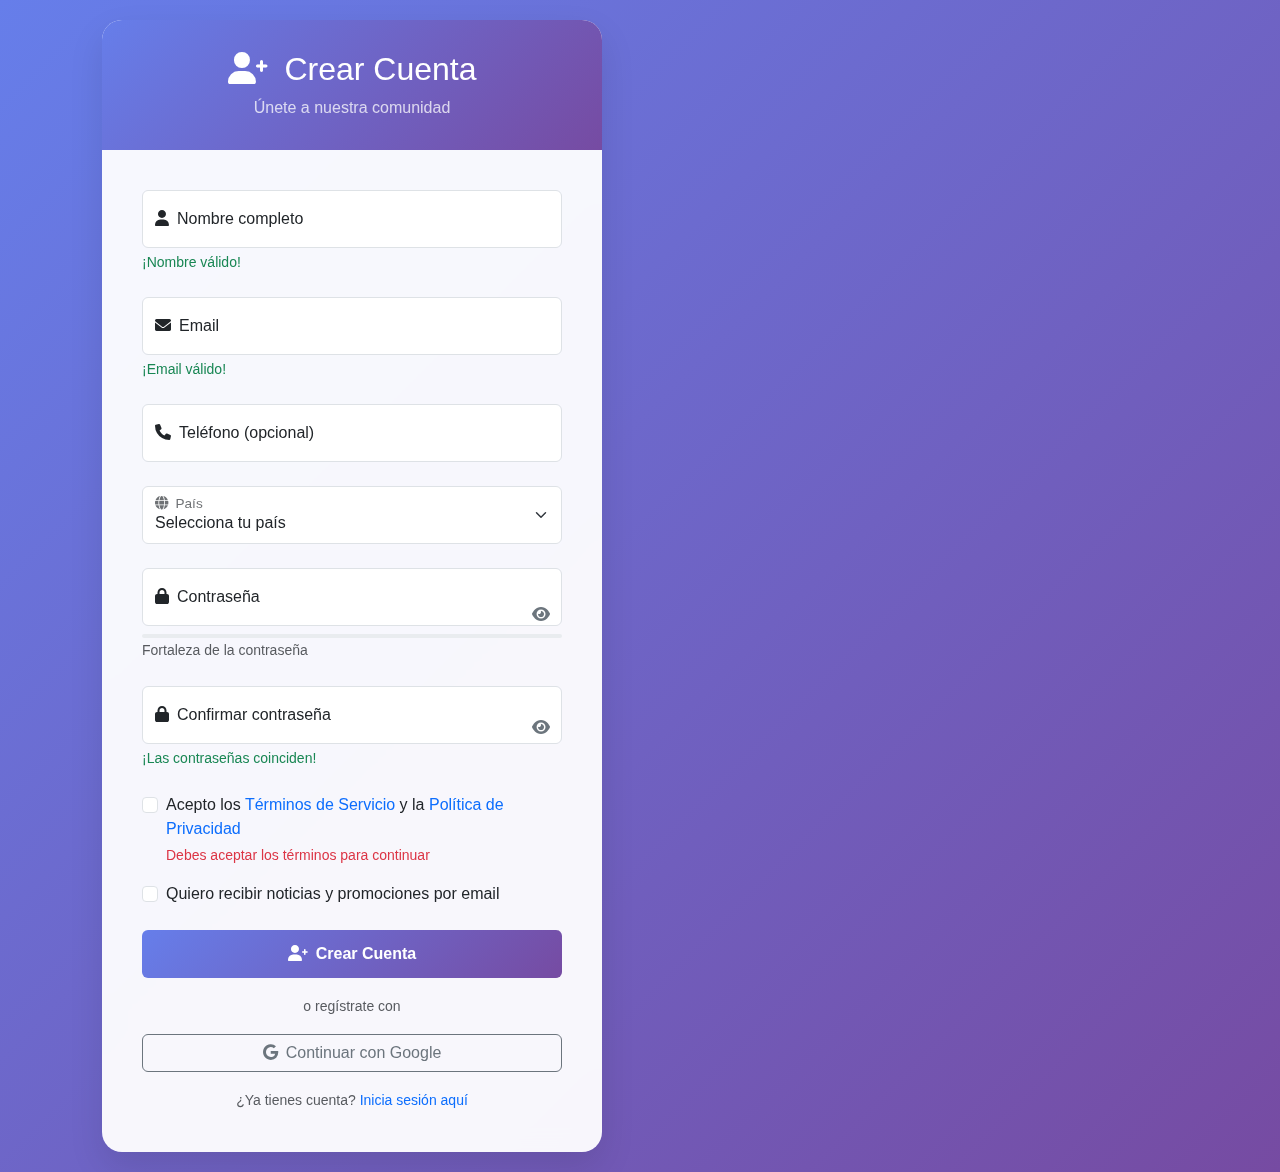
<file: Components/RegisterUser.html>
<!DOCTYPE html>
<html lang="es">
<head>
    <meta charset="UTF-8">
    <meta name="viewport" content="width=device-width, initial-scale=1.0">
    <title>Registro de Usuario</title>
    <link href="https://cdn.jsdelivr.net/npm/bootstrap@5.3.0/dist/css/bootstrap.min.css" rel="stylesheet">
    <link href="https://cdnjs.cloudflare.com/ajax/libs/font-awesome/6.0.0/css/all.min.css" rel="stylesheet">
    <style>
        body {
            background: linear-gradient(135deg, #667eea 0%, #764ba2 100%);
            min-height: 100vh;
            display: flex;
            align-items: center;
            justify-content: center;
            font-family: 'Segoe UI', Tahoma, Geneva, Verdana, sans-serif;
        }

        .register-container {
            background: rgba(255, 255, 255, 0.95);
            backdrop-filter: blur(10px);
            border-radius: 20px;
            box-shadow: 0 15px 35px rgba(0, 0, 0, 0.1);
            overflow: hidden;
            max-width: 500px;
            width: 100%;
            margin: 20px;
        }

        .register-header {
            background: linear-gradient(135deg, #667eea 0%, #764ba2 100%);
            color: white;
            padding: 30px;
            text-align: center;
        }

        .register-body {
            padding: 40px;
        }

        .form-floating {
            margin-bottom: 1.5rem;
        }

        .form-control:focus {
            border-color: #667eea;
            box-shadow: 0 0 0 0.25rem rgba(102, 126, 234, 0.25);
        }

        .btn-register {
            background: linear-gradient(135deg, #667eea 0%, #764ba2 100%);
            border: none;
            padding: 12px;
            font-weight: 600;
            transition: all 0.3s ease;
        }

        .btn-register:hover {
            transform: translateY(-2px);
            box-shadow: 0 8px 25px rgba(102, 126, 234, 0.3);
        }

        .password-toggle {
            position: absolute;
            right: 12px;
            top: 50%;
            transform: translateY(-50%);
            cursor: pointer;
            color: #6c757d;
            z-index: 10;
        }

        .password-toggle:hover {
            color: #495057;
        }

        .strength-meter {
            height: 4px;
            background: #e9ecef;
            border-radius: 2px;
            overflow: hidden;
            margin-top: 8px;
        }

        .strength-fill {
            height: 100%;
            width: 0%;
            transition: all 0.3s ease;
        }

        .strength-weak { background: #dc3545; width: 25%; }
        .strength-fair { background: #ffc107; width: 50%; }
        .strength-good { background: #17a2b8; width: 75%; }
        .strength-strong { background: #28a745; width: 100%; }

        .form-check-input:checked {
            background-color: #667eea;
            border-color: #667eea;
        }

        .invalid-feedback {
            display: block;
        }

        .valid-feedback {
            display: block;
        }

        .loading-spinner {
            display: none;
            width: 20px;
            height: 20px;
            border: 2px solid rgba(255, 255, 255, 0.3);
            border-top: 2px solid white;
            border-radius: 50%;
            animation: spin 1s linear infinite;
        }

        @keyframes spin {
            to { transform: rotate(360deg); }
        }

        .success-message {
            background: #d4edda;
            color: #155724;
            border: 1px solid #c3e6cb;
            padding: 15px;
            border-radius: 8px;
            margin-bottom: 20px;
            display: none;
        }

        .error-message {
            background: #f8d7da;
            color: #721c24;
            border: 1px solid #f5c6cb;
            padding: 15px;
            border-radius: 8px;
            margin-bottom: 20px;
            display: none;
        }
    </style>
</head>

<body>
    <div class="container">
        <div class="register-container">
            <div class="register-header">
                <h2 class="mb-0">
                    <i class="fas fa-user-plus me-2"></i>
                    Crear Cuenta
                </h2>
                <p class="mb-0 mt-2 opacity-75">Únete a nuestra comunidad</p>
            </div>

            <div class="register-body">
                <div class="success-message" id="successMessage">
                    <i class="fas fa-check-circle me-2"></i>
                    ¡Cuenta creada exitosamente! Ya puedes iniciar sesión.
                </div>

                <div class="error-message" id="errorMessage">
                    <i class="fas fa-exclamation-circle me-2"></i>
                    <span id="errorText">Hubo un error al crear la cuenta.</span>
                </div>

                <form id="registerForm" novalidate>
                    <!-- Nombre completo -->
                    <div class="form-floating">
                        <input type="text" class="form-control" id="fullName" placeholder="Nombre completo" required>
                        <label for="fullName">
                            <i class="fas fa-user me-2"></i>Nombre completo
                        </label>
                        <div class="invalid-feedback" id="fullNameError"></div>
                        <div class="valid-feedback">¡Nombre válido!</div>
                    </div>

                    <!-- Email -->
                    <div class="form-floating">
                        <input type="email" class="form-control" id="email" placeholder="correo@ejemplo.com" required>
                        <label for="email">
                            <i class="fas fa-envelope me-2"></i>Email
                        </label>
                        <div class="invalid-feedback" id="emailError"></div>
                        <div class="valid-feedback">¡Email válido!</div>
                    </div>

                    <!-- Teléfono -->
                    <div class="form-floating">
                        <input type="tel" class="form-control" id="phone" placeholder="+56 9 1234 5678">
                        <label for="phone">
                            <i class="fas fa-phone me-2"></i>Teléfono (opcional)
                        </label>
                        <div class="invalid-feedback" id="phoneError"></div>
                    </div>

                    <!-- País -->
                    <div class="form-floating">
                        <select class="form-select" id="country" required>
                            <option value="">Selecciona tu país</option>
                            <option value="CL">Chile</option>
                            <option value="AR">Argentina</option>
                            <option value="PE">Perú</option>
                            <option value="CO">Colombia</option>
                            <option value="MX">México</option>
                            <option value="ES">España</option>
                            <option value="US">Estados Unidos</option>
                            <option value="other">Otro</option>
                        </select>
                        <label for="country">
                            <i class="fas fa-globe me-2"></i>País
                        </label>
                        <div class="invalid-feedback" id="countryError"></div>
                    </div>

                    <!-- Contraseña -->
                    <div class="form-floating position-relative">
                        <input type="password" class="form-control" id="password" placeholder="Contraseña" required>
                        <label for="password">
                            <i class="fas fa-lock me-2"></i>Contraseña
                        </label>
                        <span class="password-toggle" id="togglePassword">
                            <i class="fas fa-eye"></i>
                        </span>
                        <div class="invalid-feedback" id="passwordError"></div>
                        <div class="strength-meter">
                            <div class="strength-fill" id="strengthFill"></div>
                        </div>
                        <small class="text-muted" id="strengthText">Fortaleza de la contraseña</small>
                    </div>

                    <!-- Confirmar contraseña -->
                    <div class="form-floating position-relative">
                        <input type="password" class="form-control" id="confirmPassword" placeholder="Confirmar contraseña" required>
                        <label for="confirmPassword">
                            <i class="fas fa-lock me-2"></i>Confirmar contraseña
                        </label>
                        <span class="password-toggle" id="toggleConfirmPassword">
                            <i class="fas fa-eye"></i>
                        </span>
                        <div class="invalid-feedback" id="confirmPasswordError"></div>
                        <div class="valid-feedback">¡Las contraseñas coinciden!</div>
                    </div>

                    <!-- Términos y condiciones -->
                    <div class="form-check mb-3">
                        <input class="form-check-input" type="checkbox" id="agreeTerms" required>
                        <label class="form-check-label" for="agreeTerms">
                            Acepto los <a href="#" class="text-decoration-none">Términos de Servicio</a> 
                            y la <a href="#" class="text-decoration-none">Política de Privacidad</a>
                        </label>
                        <div class="invalid-feedback">Debes aceptar los términos para continuar</div>
                    </div>

                    <!-- Newsletter -->
                    <div class="form-check mb-4">
                        <input class="form-check-input" type="checkbox" id="newsletter">
                        <label class="form-check-label" for="newsletter">
                            Quiero recibir noticias y promociones por email
                        </label>
                    </div>

                    <!-- Botón de registro -->
                    <button class="btn btn-register btn-primary w-100 mb-3" type="submit" id="registerBtn">
                        <div class="loading-spinner me-2" id="loadingSpinner"></div>
                        <span id="btnText">
                            <i class="fas fa-user-plus me-2"></i>Crear Cuenta
                        </span>
                    </button>

                    <!-- Divider -->
                    <div class="text-center mb-3">
                        <small class="text-muted">o regístrate con</small>
                    </div>

                    <!-- Google signup -->
                    <button type="button" class="btn btn-outline-secondary w-100 mb-3" id="googleSignup">
                        <i class="fab fa-google me-2"></i>Continuar con Google
                    </button>

                    <!-- Link al login -->
                    <div class="text-center">
                        <small class="text-muted">
                            ¿Ya tienes cuenta? 
                            <a href="#" class="text-decoration-none" id="loginLink">Inicia sesión aquí</a>
                        </small>
                    </div>
                </form>
            </div>
        </div>
    </div>

    <script src="https://cdn.jsdelivr.net/npm/bootstrap@5.3.0/dist/js/bootstrap.bundle.min.js"></script>
    <script>
        // Variables globales
        const USERS_KEY = 'registeredUsers';
        
        // Elementos del DOM
        const form = document.getElementById('registerForm');
        const fullName = document.getElementById('fullName');
        const email = document.getElementById('email');
        const phone = document.getElementById('phone');
        const country = document.getElementById('country');
        const password = document.getElementById('password');
        const confirmPassword = document.getElementById('confirmPassword');
        const agreeTerms = document.getElementById('agreeTerms');
        const newsletter = document.getElementById('newsletter');
        const registerBtn = document.getElementById('registerBtn');
        const loadingSpinner = document.getElementById('loadingSpinner');
        const btnText = document.getElementById('btnText');
        const successMessage = document.getElementById('successMessage');
        const errorMessage = document.getElementById('errorMessage');
        const strengthFill = document.getElementById('strengthFill');
        const strengthText = document.getElementById('strengthText');

        // Funciones utilitarias
        function getUsers() {
            return JSON.parse(localStorage.getItem(USERS_KEY) || '[]');
        }

        function saveUsers(users) {
            localStorage.setItem(USERS_KEY, JSON.stringify(users));
        }

        function emailExists(email) {
            const users = getUsers();
            return users.some(user => user.email.toLowerCase() === email.toLowerCase());
        }

        function isValidEmail(email) {
            return /^[^\s@]+@[^\s@]+\.[^\s@]+$/.test(email);
        }

        function isValidName(name) {
            return /^[a-zA-ZÁÉÍÓÚáéíóúñÑ\s]{2,50}$/.test(name.trim());
        }

        function isValidPhone(phone) {
            return /^[\+]?[0-9\s\-\(\)]{8,20}$/.test(phone.trim());
        }

        function evaluatePasswordStrength(password) {
            let score = 0;
            
            if (password.length >= 8) score += 1;
            if (/[a-z]/.test(password)) score += 1;
            if (/[A-Z]/.test(password)) score += 1;
            if (/\d/.test(password)) score += 1;
            if (/[!@#$%^&*(),.?":{}|<>]/.test(password)) score += 1;

            const levels = ['', 'weak', 'fair', 'good', 'strong'];
            const texts = ['', 'Débil', 'Regular', 'Buena', 'Fuerte'];
            
            return {
                level: levels[Math.min(score, 4)],
                text: texts[Math.min(score, 4)],
                score: score
            };
        }

        function updatePasswordStrength(password) {
            const strength = evaluatePasswordStrength(password);
            
            strengthFill.className = 'strength-fill';
            if (password.length > 0 && strength.level) {
                strengthFill.classList.add(`strength-${strength.level}`);
                strengthText.textContent = `Fortaleza: ${strength.text}`;
            } else {
                strengthText.textContent = 'Fortaleza de la contraseña';
            }
        }

        function showFieldError(field, message) {
            field.classList.add('is-invalid');
            field.classList.remove('is-valid');
            const errorElement = document.getElementById(field.id + 'Error');
            if (errorElement) {
                errorElement.textContent = message;
            }
        }

        function showFieldSuccess(field) {
            field.classList.add('is-valid');
            field.classList.remove('is-invalid');
        }

        function clearFieldValidation(field) {
            field.classList.remove('is-valid', 'is-invalid');
        }

        function showMessage(type, message) {
            const messageElement = type === 'success' ? successMessage : errorMessage;
            const otherElement = type === 'success' ? errorMessage : successMessage;
            
            otherElement.style.display = 'none';
            messageElement.style.display = 'block';
            
            if (type === 'error') {
                document.getElementById('errorText').textContent = message;
            }
            
            setTimeout(() => {
                messageElement.style.display = 'none';
            }, 5000);
        }

        async function registerUser(userData) {
            return new Promise((resolve) => {
                setTimeout(() => {
                    try {
                        if (emailExists(userData.email)) {
                            resolve({ success: false, message: 'Este email ya está registrado' });
                            return;
                        }
                        
                        const users = getUsers();
                        const newUser = {
                            id: Date.now(),
                            fullName: userData.fullName,
                            email: userData.email,
                            phone: userData.phone || null,
                            country: userData.country,
                            password: userData.password, // En producción usar hash
                            newsletter: userData.newsletter,
                            createdAt: new Date().toISOString()
                        };
                        
                        users.push(newUser);
                        saveUsers(users);
                        
                        resolve({ success: true, user: newUser });
                    } catch (error) {
                        resolve({ success: false, message: 'Error al crear la cuenta' });
                    }
                }, 1500);
            });
        }

        // Event Listeners
        
        // Toggle password visibility
        document.getElementById('togglePassword').addEventListener('click', () => {
            const type = password.getAttribute('type') === 'password' ? 'text' : 'password';
            password.setAttribute('type', type);
            document.querySelector('#togglePassword i').className = type === 'password' ? 'fas fa-eye' : 'fas fa-eye-slash';
        });

        document.getElementById('toggleConfirmPassword').addEventListener('click', () => {
            const type = confirmPassword.getAttribute('type') === 'password' ? 'text' : 'password';
            confirmPassword.setAttribute('type', type);
            document.querySelector('#toggleConfirmPassword i').className = type === 'password' ? 'fas fa-eye' : 'fas fa-eye-slash';
        });

        // Validación en tiempo real
        fullName.addEventListener('input', () => {
            const name = fullName.value.trim();
            if (name.length === 0) {
                clearFieldValidation(fullName);
            } else if (isValidName(name)) {
                showFieldSuccess(fullName);
            } else {
                showFieldError(fullName, 'El nombre debe tener entre 2-50 caracteres y solo letras');
            }
        });

        email.addEventListener('input', () => {
            const emailValue = email.value.trim();
            if (emailValue.length === 0) {
                clearFieldValidation(email);
            } else if (!isValidEmail(emailValue)) {
                showFieldError(email, 'Por favor ingresa un email válido');
            } else if (emailExists(emailValue)) {
                showFieldError(email, 'Este email ya está registrado');
            } else {
                showFieldSuccess(email);
            }
        });

        phone.addEventListener('input', () => {
            const phoneValue = phone.value.trim();
            if (phoneValue.length === 0) {
                clearFieldValidation(phone);
            } else if (isValidPhone(phoneValue)) {
                showFieldSuccess(phone);
            } else {
                showFieldError(phone, 'Por favor ingresa un teléfono válido');
            }
        });

        password.addEventListener('input', () => {
            const passwordValue = password.value;
            updatePasswordStrength(passwordValue);
            
            if (passwordValue.length === 0) {
                clearFieldValidation(password);
            } else if (passwordValue.length < 6) {
                showFieldError(password, 'La contraseña debe tener al menos 6 caracteres');
            } else {
                showFieldSuccess(password);
            }
            
            // Revalidar confirmación si ya tiene valor
            if (confirmPassword.value) {
                validatePasswordConfirmation();
            }
        });

        confirmPassword.addEventListener('input', validatePasswordConfirmation);

        function validatePasswordConfirmation() {
            const passwordValue = password.value;
            const confirmValue = confirmPassword.value;
            
            if (confirmValue.length === 0) {
                clearFieldValidation(confirmPassword);
            } else if (passwordValue === confirmValue) {
                showFieldSuccess(confirmPassword);
            } else {
                showFieldError(confirmPassword, 'Las contraseñas no coinciden');
            }
        }

        country.addEventListener('change', () => {
            if (country.value) {
                showFieldSuccess(country);
            } else {
                showFieldError(country, 'Por favor selecciona tu país');
            }
        });

        // Manejo del formulario
        form.addEventListener('submit', async (e) => {
            e.preventDefault();
            
            // Validar todos los campos
            let isValid = true;
            
            if (!fullName.value.trim() || !isValidName(fullName.value.trim())) {
                showFieldError(fullName, 'Por favor ingresa un nombre válido');
                isValid = false;
            }
            
            if (!email.value.trim() || !isValidEmail(email.value.trim())) {
                showFieldError(email, 'Por favor ingresa un email válido');
                isValid = false;
            } else if (emailExists(email.value.trim())) {
                showFieldError(email, 'Este email ya está registrado');
                isValid = false;
            }
            
            if (phone.value.trim() && !isValidPhone(phone.value.trim())) {
                showFieldError(phone, 'Por favor ingresa un teléfono válido');
                isValid = false;
            }
            
            if (!country.value) {
                showFieldError(country, 'Por favor selecciona tu país');
                isValid = false;
            }
            
            if (!password.value || password.value.length < 6) {
                showFieldError(password, 'La contraseña debe tener al menos 6 caracteres');
                isValid = false;
            }
            
            if (password.value !== confirmPassword.value) {
                showFieldError(confirmPassword, 'Las contraseñas no coinciden');
                isValid = false;
            }
            
            if (!agreeTerms.checked) {
                agreeTerms.classList.add('is-invalid');
                isValid = false;
            } else {
                agreeTerms.classList.remove('is-invalid');
            }
            
            if (!isValid) return;
            
            // Mostrar loading
            registerBtn.disabled = true;
            loadingSpinner.style.display = 'inline-block';
            btnText.innerHTML = '<i class="fas fa-spinner fa-spin me-2"></i>Creando cuenta...';
            
            try {
                const userData = {
                    fullName: fullName.value.trim(),
                    email: email.value.trim(),
                    phone: phone.value.trim(),
                    country: country.value,
                    password: password.value,
                    newsletter: newsletter.checked
                };
                
                const result = await registerUser(userData);
                
                if (result.success) {
                    showMessage('success', '¡Cuenta creada exitosamente!');
                    form.reset();
                    clearAllValidations();
                    btnText.innerHTML = '<i class="fas fa-check me-2"></i>¡Cuenta creada!';
                } else {
                    showMessage('error', result.message);
                }
            } catch (error) {
                showMessage('error', 'Error al crear la cuenta. Inténtalo de nuevo.');
            } finally {
                setTimeout(() => {
                    registerBtn.disabled = false;
                    loadingSpinner.style.display = 'none';
                    btnText.innerHTML = '<i class="fas fa-user-plus me-2"></i>Crear Cuenta';
                }, 1000);
            }
        });

        function clearAllValidations() {
            const fields = [fullName, email, phone, country, password, confirmPassword];
            fields.forEach(field => clearFieldValidation(field));
            agreeTerms.classList.remove('is-invalid');
            strengthText.textContent = 'Fortaleza de la contraseña';
            strengthFill.className = 'strength-fill';
        }

        // Google signup
        document.getElementById('googleSignup').addEventListener('click', () => {
            alert('Funcionalidad de Google SignUp.\n\nEn un sitio real, esto iniciaría el flujo OAuth de Google.');
        });

        // Login link
        document.getElementById('loginLink').addEventListener('click', (e) => {
            e.preventDefault();
            alert('Redirigir al formulario de login.\n\nEn un sitio real, esto te llevaría a la página de inicio de sesión.');
        });

        // Información de desarrollo
        console.log('=== FORMULARIO DE REGISTRO ===');
        console.log('Los usuarios se guardan en localStorage con la clave:', USERS_KEY);
        console.log('Puedes verificar los usuarios registrados en las herramientas de desarrollador.');
    </script>
</body>
</html>
</file>
